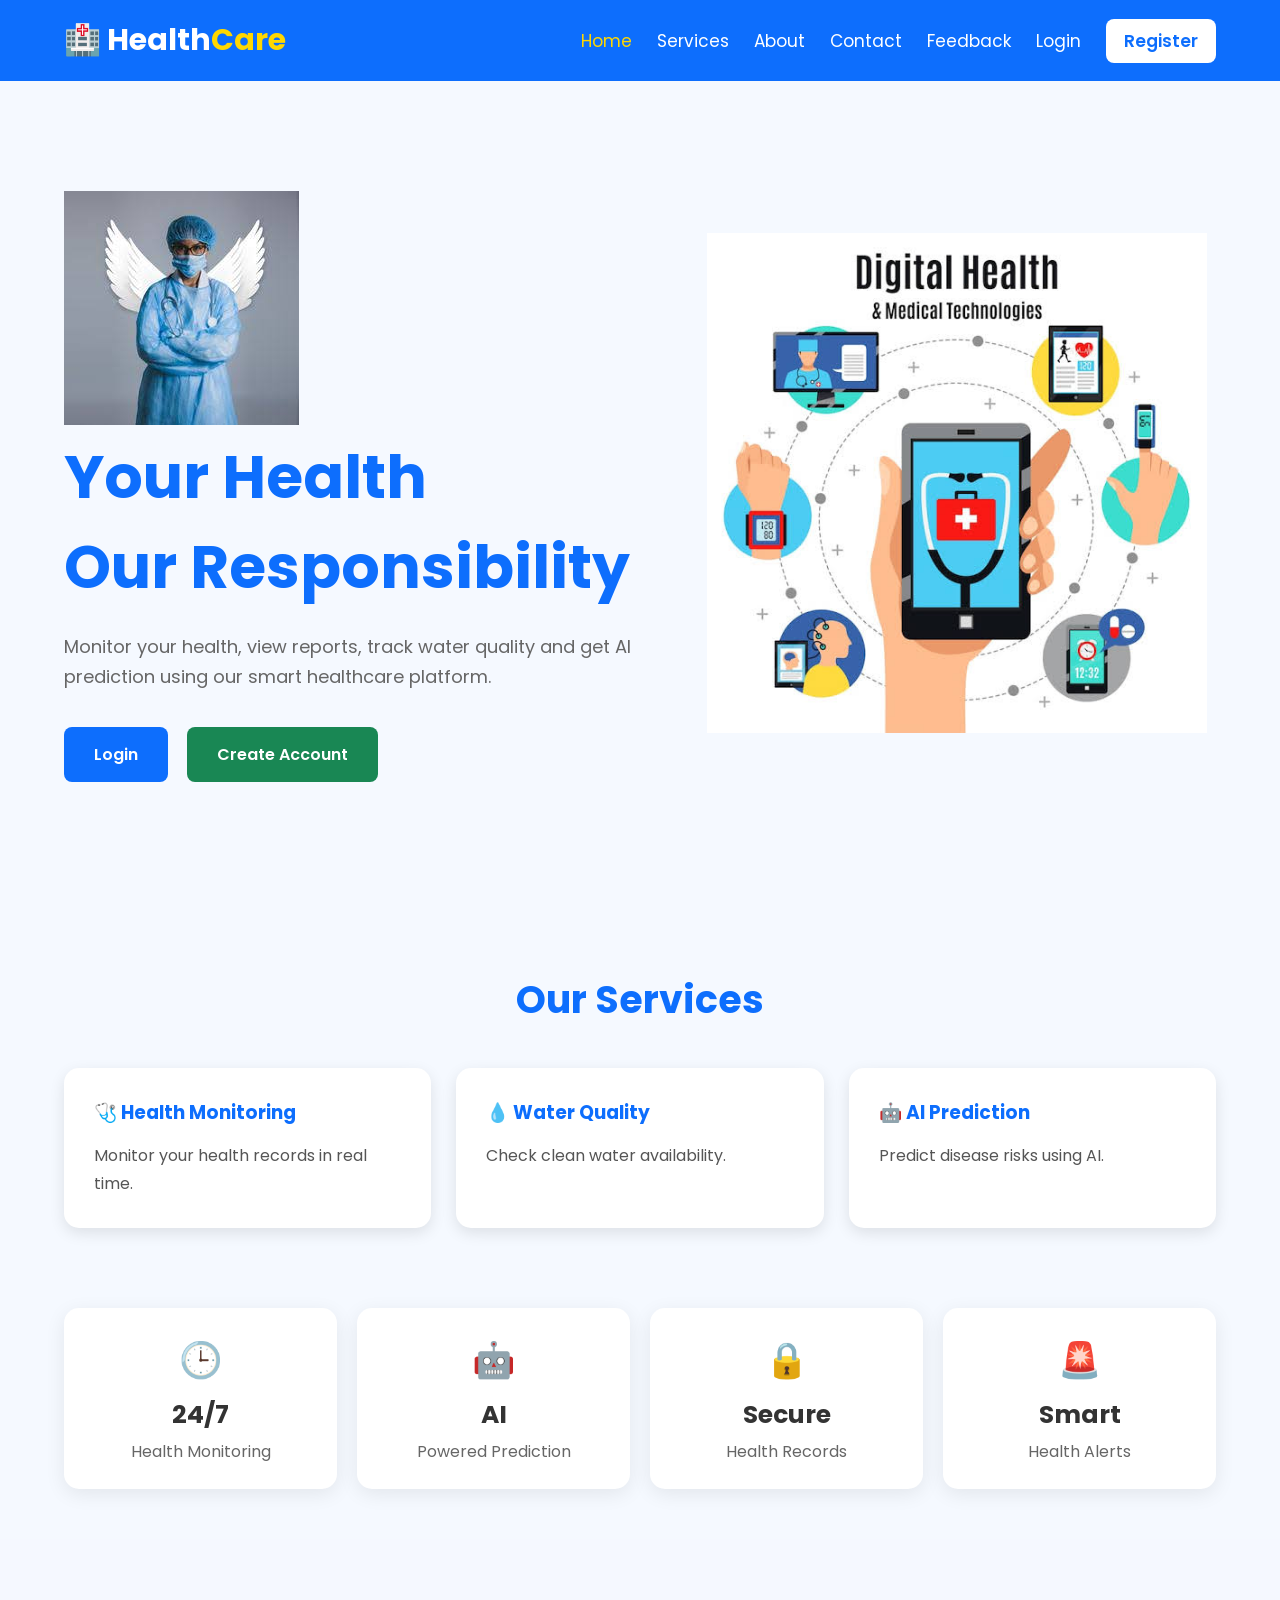
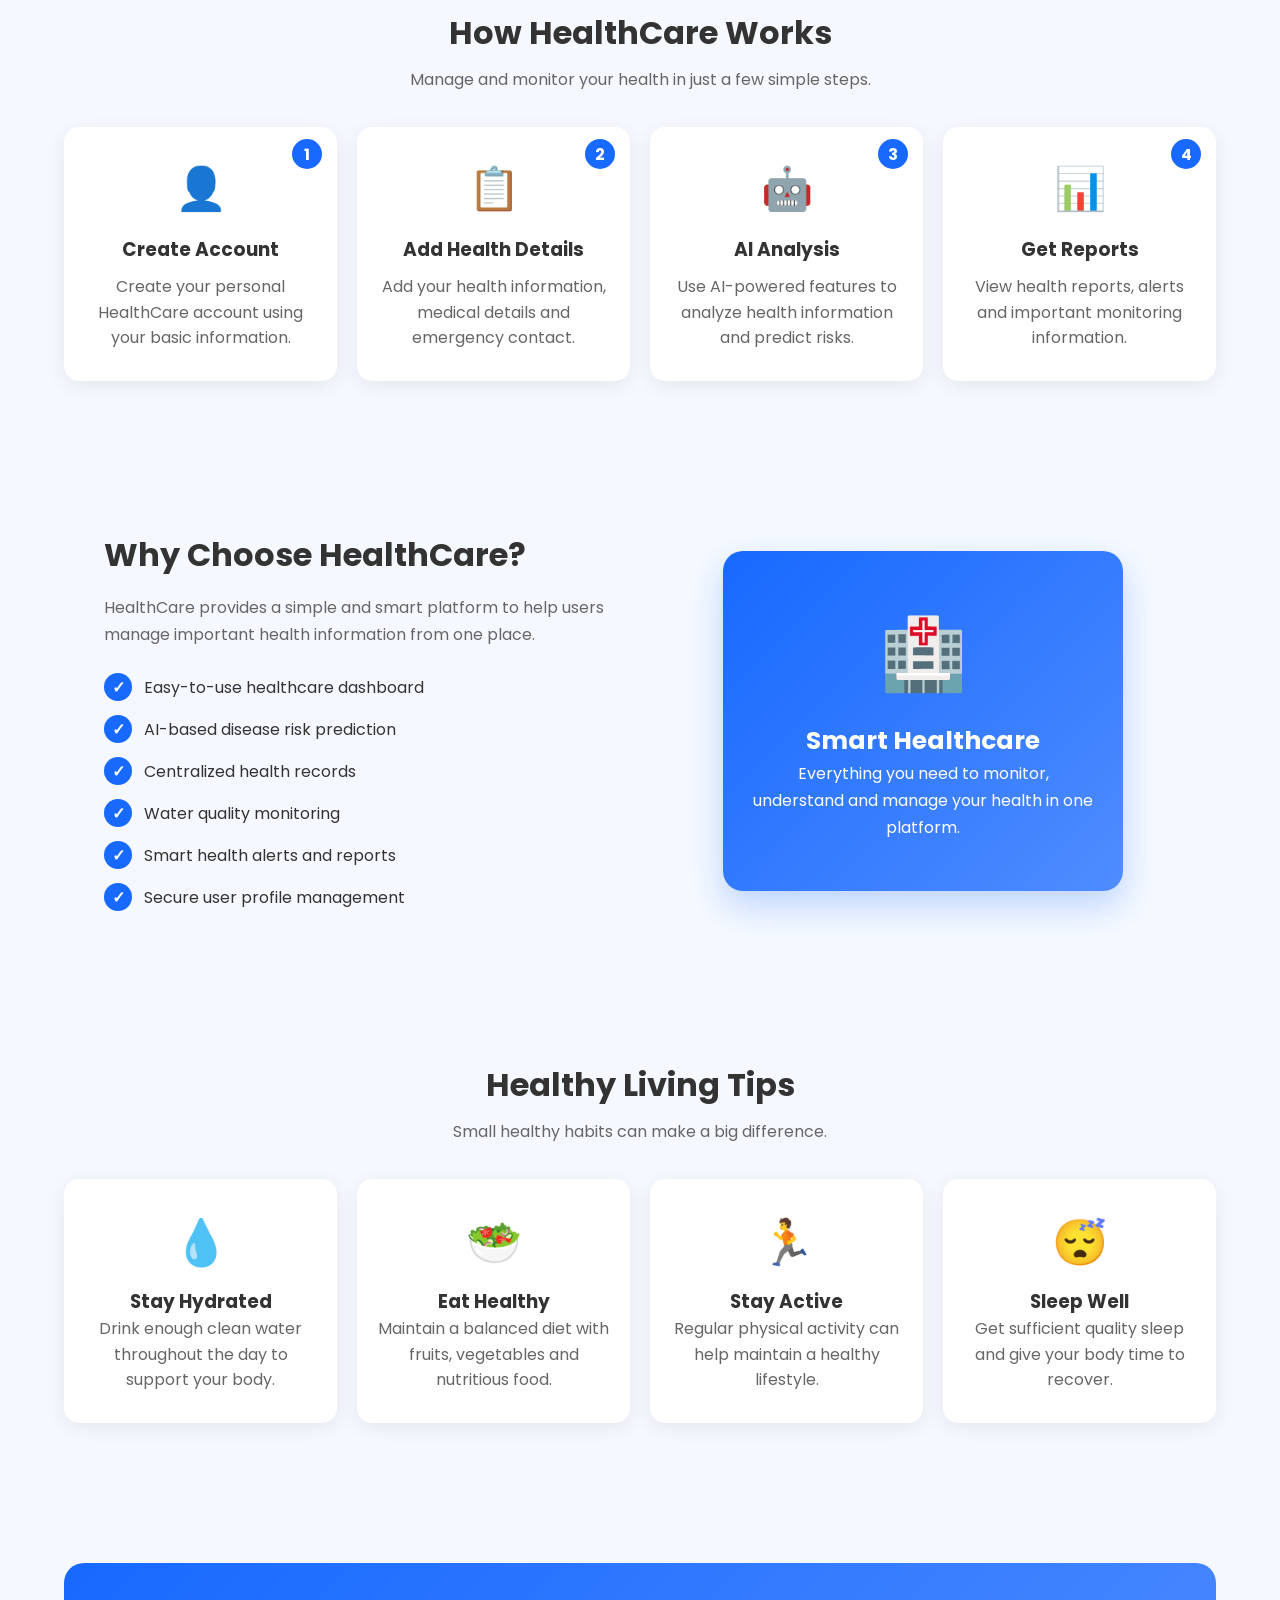
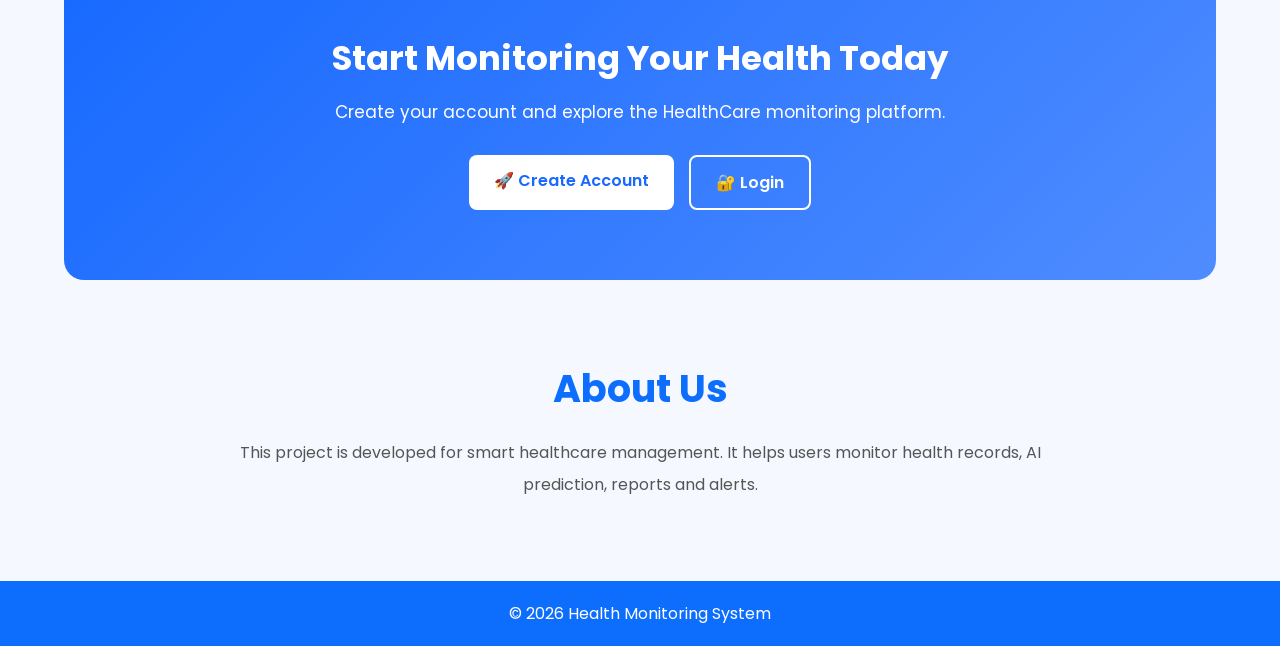
<file: index.html>
<!DOCTYPE html>
<html lang="en">

<head>

    <meta charset="UTF-8">
    <meta name="viewport" content="width=device-width, initial-scale=1.0">

    <title>Health Monitoring System</title>

    <link rel="stylesheet" href="style.css">

    <link rel="preconnect" href="https://fonts.googleapis.com">

    <link href="https://fonts.googleapis.com/css2?family=Poppins:wght@300;400;500;600;700&display=swap"
        rel="stylesheet">

</head>

<body>

<header>

    <nav>

        <div class="logo">
            🏥 Health<span>Care</span>
        </div>

        <ul>

            <li>
                <a href="index.html" class="active">Home</a>
            </li>

            <li>
                <a href="#services">Services</a>
            </li>

            <li>
                <a href="#about">About</a>
            </li>

            <li>
                <a href="#contact">Contact</a>
            </li>

            <li>
            <a href="feedback.html">Feedback</a>
            </li>

            <!-- Login -->
            <li id="loginItem">
                <a href="login.html">Login</a>
            </li>

            <!-- Register -->
            <li id="registerItem">
                <a href="register.html" class="register-btn">
                    Register
                </a>
            </li>

            <!-- Profile -->
            <li id="profileItem">
                <a href="profile.html" class="profile-btn">
                    👤 Profile
                </a>
            </li>

            <!-- Dashboard -->
            <li id="dashboardItem">
                <a href="dashboard.html" class="dashboard-btn">
                    📊 Dashboard
                </a>
            </li>

        </ul>

    </nav>

</header>


<!-- ================= HERO ================= -->

<section class="hero">

    <div class="hero-left">

        <img src="images/hero.jpg" alt="Doctor">

        <h1>
            Your Health <br>
            Our Responsibility
        </h1>

        <p>
            Monitor your health, view reports,
            track water quality and get AI prediction
            using our smart healthcare platform.
        </p>

        <div class="buttons">

            <a href="login.html" class="btn1">
                Login
            </a>

            <a href="register.html" class="btn2">
                Create Account
            </a>

        </div>

    </div>


    <div class="hero-right">

        <img src="images/doctor.jpg" alt="Doctor">

    </div>

</section>


<!-- ================= SERVICES ================= -->

<section id="services">

    <h2>Our Services</h2>

    <div class="service-container">

        <div class="service-card">

            <h3>🩺 Health Monitoring</h3>

            <p>
                Monitor your health records in real time.
            </p>

        </div>


        <div class="service-card">

            <h3>💧 Water Quality</h3>

            <p>
                Check clean water availability.
            </p>

        </div>


        <div class="service-card">

            <h3>🤖 AI Prediction</h3>

            <p>
                Predict disease risks using AI.
            </p>

        </div>

    </div>

</section>


<!-- ================= ABOUT ================= -->

<!-- ================= QUICK STATS ================= -->

<section class="quick-stats">

    <div class="stat-card">
        <div class="stat-icon">🕒</div>
        <h3>24/7</h3>
        <p>Health Monitoring</p>
    </div>

    <div class="stat-card">
        <div class="stat-icon">🤖</div>
        <h3>AI</h3>
        <p>Powered Prediction</p>
    </div>

    <div class="stat-card">
        <div class="stat-icon">🔒</div>
        <h3>Secure</h3>
        <p>Health Records</p>
    </div>

    <div class="stat-card">
        <div class="stat-icon">🚨</div>
        <h3>Smart</h3>
        <p>Health Alerts</p>
    </div>

</section>


<!-- ================= HOW IT WORKS ================= -->

<section id="how-it-works" class="how-section">

    <h2>How HealthCare Works</h2>

    <p class="section-subtitle">
        Manage and monitor your health in just a few simple steps.
    </p>

    <div class="steps-container">

        <div class="step-card">

            <div class="step-number">1</div>

            <div class="step-icon">👤</div>

            <h3>Create Account</h3>

            <p>
                Create your personal HealthCare account
                using your basic information.
            </p>

        </div>


        <div class="step-card">

            <div class="step-number">2</div>

            <div class="step-icon">📋</div>

            <h3>Add Health Details</h3>

            <p>
                Add your health information,
                medical details and emergency contact.
            </p>

        </div>


        <div class="step-card">

            <div class="step-number">3</div>

            <div class="step-icon">🤖</div>

            <h3>AI Analysis</h3>

            <p>
                Use AI-powered features to analyze
                health information and predict risks.
            </p>

        </div>


        <div class="step-card">

            <div class="step-number">4</div>

            <div class="step-icon">📊</div>

            <h3>Get Reports</h3>

            <p>
                View health reports, alerts and
                important monitoring information.
            </p>

        </div>

    </div>

</section>


<!-- ================= WHY CHOOSE US ================= -->

<section id="why-us" class="why-section">

    <div class="why-left">

        <h2>Why Choose HealthCare?</h2>

        <p>
            HealthCare provides a simple and smart platform
            to help users manage important health information
            from one place.
        </p>

        <div class="feature-list">

            <div class="feature-item">
                <span>✓</span>
                <p>Easy-to-use healthcare dashboard</p>
            </div>

            <div class="feature-item">
                <span>✓</span>
                <p>AI-based disease risk prediction</p>
            </div>

            <div class="feature-item">
                <span>✓</span>
                <p>Centralized health records</p>
            </div>

            <div class="feature-item">
                <span>✓</span>
                <p>Water quality monitoring</p>
            </div>

            <div class="feature-item">
                <span>✓</span>
                <p>Smart health alerts and reports</p>
            </div>

            <div class="feature-item">
                <span>✓</span>
                <p>Secure user profile management</p>
            </div>

        </div>

    </div>


    <div class="why-right">

        <div class="why-card">

            <div class="why-big-icon">🏥</div>

            <h3>Smart Healthcare</h3>

            <p>
                Everything you need to monitor,
                understand and manage your health
                in one platform.
            </p>

        </div>

    </div>

</section>


<!-- ================= HEALTH TIPS ================= -->

<section id="health-tips" class="tips-section">

    <h2>Healthy Living Tips</h2>

    <p class="section-subtitle">
        Small healthy habits can make a big difference.
    </p>

    <div class="tips-container">

        <div class="tip-card">

            <div class="tip-icon">💧</div>

            <h3>Stay Hydrated</h3>

            <p>
                Drink enough clean water throughout
                the day to support your body.
            </p>

        </div>


        <div class="tip-card">

            <div class="tip-icon">🥗</div>

            <h3>Eat Healthy</h3>

            <p>
                Maintain a balanced diet with
                fruits, vegetables and nutritious food.
            </p>

        </div>


        <div class="tip-card">

            <div class="tip-icon">🏃</div>

            <h3>Stay Active</h3>

            <p>
                Regular physical activity can help
                maintain a healthy lifestyle.
            </p>

        </div>


        <div class="tip-card">

            <div class="tip-icon">😴</div>

            <h3>Sleep Well</h3>

            <p>
                Get sufficient quality sleep and
                give your body time to recover.
            </p>

        </div>

    </div>

</section>


<!-- ================= CALL TO ACTION ================= -->

<section class="cta-section">

    <div class="cta-content">

        <h2>Start Monitoring Your Health Today</h2>

        <p>
            Create your account and explore the
            HealthCare monitoring platform.
        </p>

        <div class="cta-buttons">

            <a href="register.html" class="cta-primary">
                🚀 Create Account
            </a>

            <a href="login.html" class="cta-secondary">
                🔐 Login
            </a>

        </div>

    </div>

</section>
<section id="about">

    <h2>About Us</h2>

    <p>
        This project is developed for smart healthcare management.
        It helps users monitor health records, AI prediction,
        reports and alerts.
    </p>

</section>


<!-- ================= CONTACT ================= -->

<!-- ================= FEEDBACK ================= -->

<footer>

    <p>
        © 2026 Health Monitoring System
    </p>

</footer>


<!-- ================= LOGIN STATUS ================= -->

<script>

    // ========================================
    // Check Current User
    // ========================================

    let currentUser = JSON.parse(
        localStorage.getItem("currentUser")
    );


    // Get Navbar Items

    let loginItem = document.getElementById("loginItem");
    let registerItem = document.getElementById("registerItem");
    let profileItem = document.getElementById("profileItem");
    let dashboardItem = document.getElementById("dashboardItem");


    // ========================================
    // If User is Logged In
    // ========================================

    if (currentUser) {

        loginItem.style.display = "none";

        registerItem.style.display = "none";

        profileItem.style.display = "block";

        dashboardItem.style.display = "block";

    }


    // ========================================
    // If User is NOT Logged In
    // ========================================

    else {

        loginItem.style.display = "block";

        registerItem.style.display = "block";

        profileItem.style.display = "none";

        dashboardItem.style.display = "none";

    }

</script>


</body>
</html>
</file>
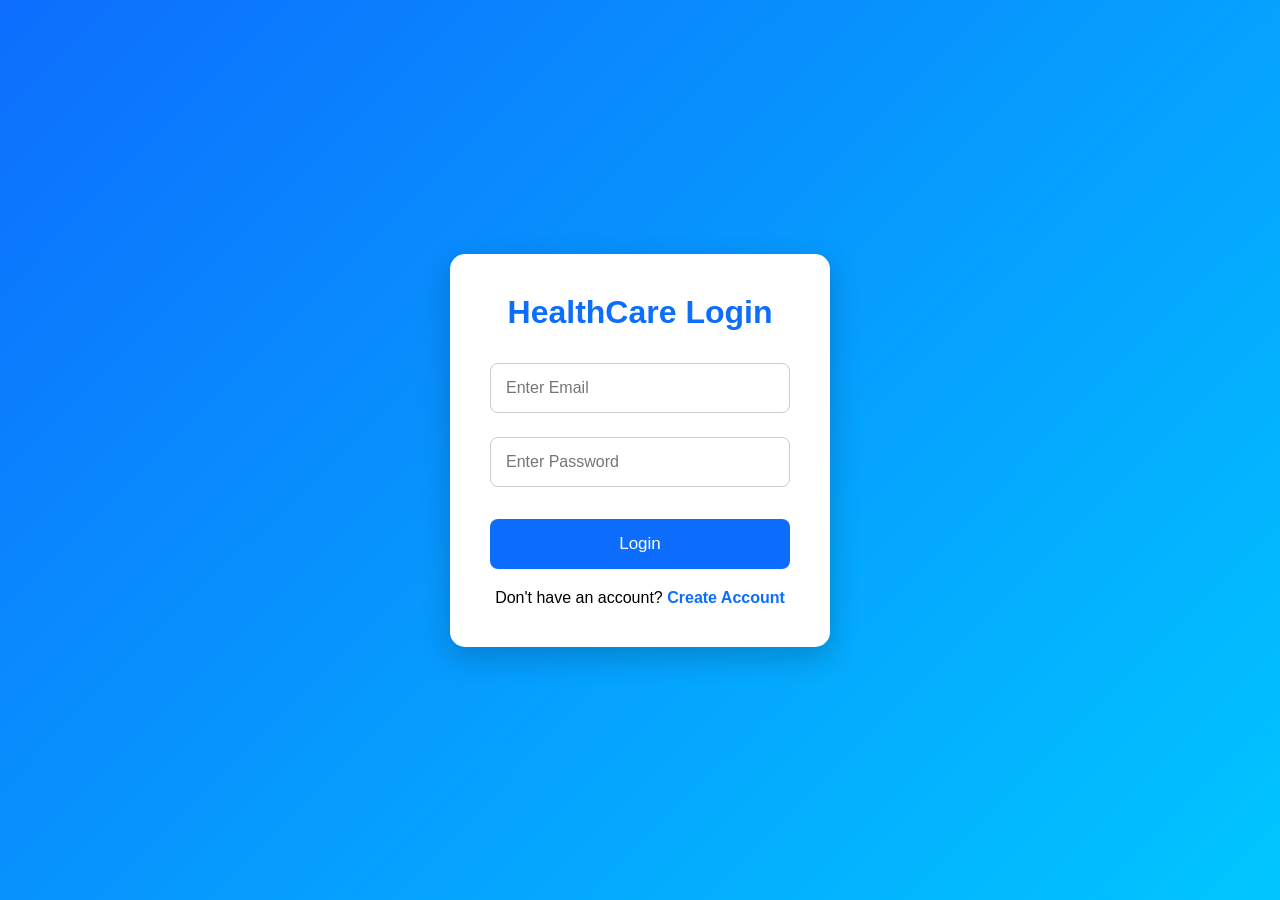
<file: ai-prediction.html>
<!DOCTYPE html>
<html lang="en">

<head>

    <meta charset="UTF-8">

    <meta name="viewport"
          content="width=device-width, initial-scale=1.0">

    <title>AI Disease Prediction - HealthCare</title>

    <link rel="stylesheet" href="ai-prediction.css">

</head>


<body>


<!-- ================= SIDEBAR ================= -->

<div class="sidebar">

    <h2>🏥 HealthCare</h2>

    <ul>

        <li>
            <a href="index.html">
                🏠 Home
            </a>
        </li>

        <li>
            <a href="dashboard.html">
                📊 Dashboard
            </a>
        </li>

        <li>
            <a href="water-quality.html">
                💧 Water Quality
            </a>
        </li>

        <li>
            <a href="ai-prediction.html" class="active">
                🤖 AI Prediction
            </a>
        </li>

        <li>
            <a href="reports.html">
                📋 Reports
            </a>
        </li>

        <li>
            <a href="alerts.html">
                🚨 Alerts
            </a>
        </li>

        <li>
            <a href="health-records.html">
                📋 Health Records
            </a>
        </li>

        <li>
            <a href="profile.html">
                👤 My Profile
            </a>
        </li>

        <li>
            <a href="login.html" id="logoutBtn">
                🚪 Logout
            </a>
        </li>

    </ul>

</div>



<!-- ================= MAIN CONTENT ================= -->

<div class="main">


    <!-- Header -->

    <div class="page-header">

        <div>

            <h1>
                🤖 AI Disease Prediction
            </h1>

            <p>
                Analyze water quality parameters
                to estimate potential health risks.
            </p>

        </div>


        <div class="user">

            Welcome,
            <span id="welcomeUser">
                User
            </span>

            👋

        </div>

    </div>



    <!-- ================= PREDICTION CARD ================= -->

    <div class="card">

        <h2>
            Enter Water Quality Details
        </h2>


        <!-- pH -->

        <label for="ph">
            pH Level
        </label>

        <input
            type="number"
            id="ph"
            step="0.1"
            min="0"
            max="14"
            placeholder="Enter pH (0-14)"
        >



        <!-- TDS -->

        <label for="tds">
            TDS (ppm)
        </label>

        <input
            type="number"
            id="tds"
            min="0"
            placeholder="Enter TDS"
        >



        <!-- Turbidity -->

        <label for="turbidity">
            Turbidity (NTU)
        </label>

        <input
            type="number"
            id="turbidity"
            min="0"
            placeholder="Enter Turbidity"
        >



        <!-- Temperature -->

        <label for="temperature">
            Temperature (°C)
        </label>

        <input
            type="number"
            id="temperature"
            step="0.1"
            placeholder="Enter Temperature"
        >



        <!-- Predict Button -->

        <button id="predictBtn">

            🤖 Predict Disease Risk

        </button>

    </div>



    <!-- ================= RESULT ================= -->

    <div class="result">

        <h2 id="risk">
            Waiting for Prediction...
        </h2>

        <p id="recommendation">

        </p>

    </div>



    <!-- ================= BACK BUTTON ================= -->

    <div class="buttons">

        <button
            onclick="window.location.href='dashboard.html'">

            ⬅ Back to Dashboard

        </button>

    </div>


</div>



<!-- ================= JAVASCRIPT ================= -->

<script src="ai-prediction.js"></script>


</body>

</html>
</file>
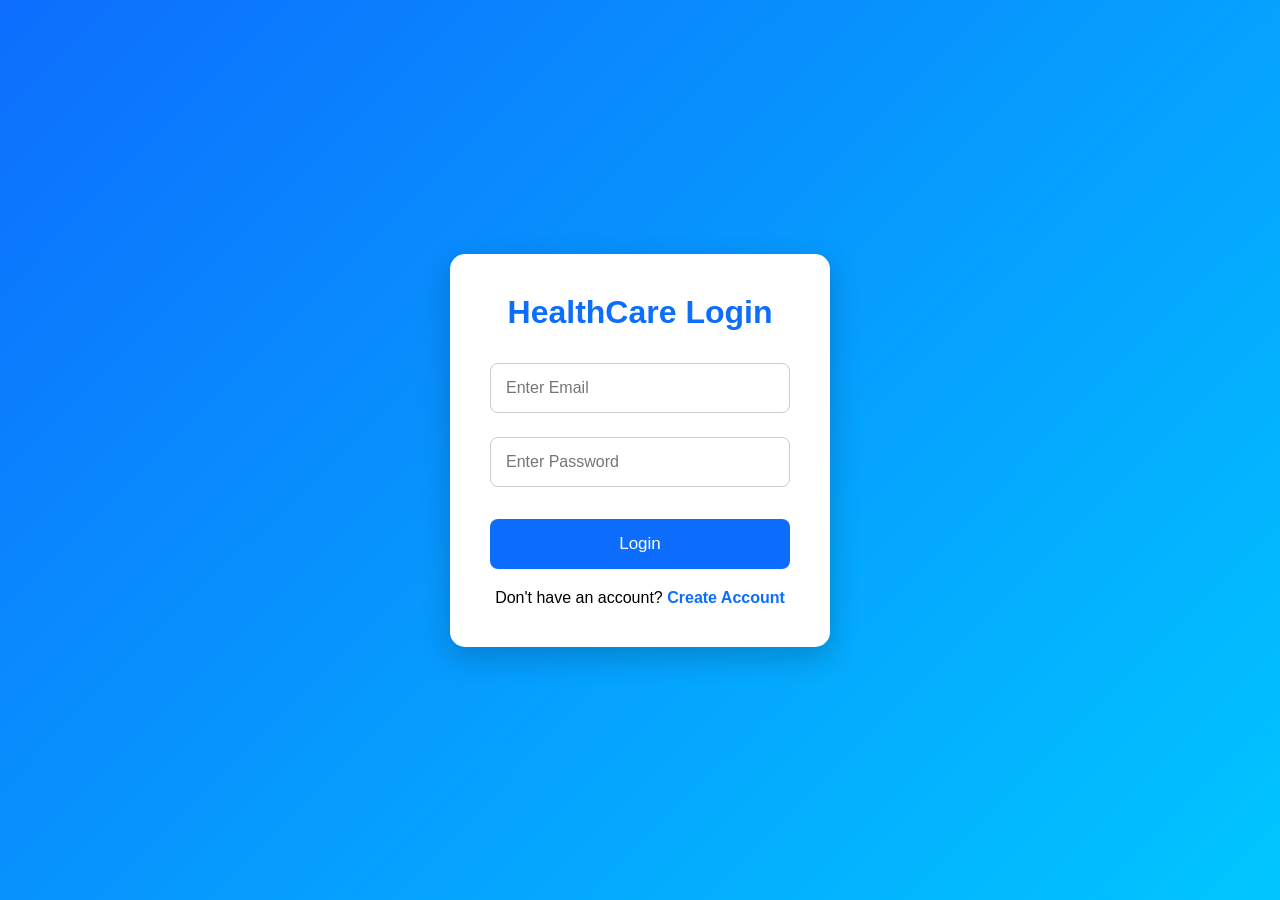
<file: alerts.html>
<!DOCTYPE html>
<html lang="en">

<head>

    <meta charset="UTF-8">

    <meta name="viewport"
          content="width=device-width, initial-scale=1.0">

    <title>System Alerts - HealthCare</title>

    <link rel="stylesheet" href="alerts.css">

</head>


<body>


<div class="container">


    <!-- ================= HEADER ================= -->

    <div class="page-header">

        <div>

            <h1>
                🚨 System Alerts
            </h1>

            <p>
                Monitor important health and water quality alerts.
            </p>

        </div>


        <div class="user">

            Welcome,
            <span id="welcomeUser">
                User
            </span>

            👋

        </div>

    </div>


    <!-- ================= ALERT CONTAINER ================= -->

    <div id="alertContainer">

        <!-- Alerts will be loaded by JavaScript -->

    </div>


    <!-- ================= BUTTONS ================= -->

    <div class="buttons">

        <button id="clearBtn">
            🗑 Clear Alerts
        </button>


        <button
            onclick="window.location.href='dashboard.html'">

            ⬅ Back to Dashboard

        </button>

    </div>


</div>


<!-- ================= JAVASCRIPT ================= -->

<script src="alerts.js"></script>


</body>

</html>
</file>
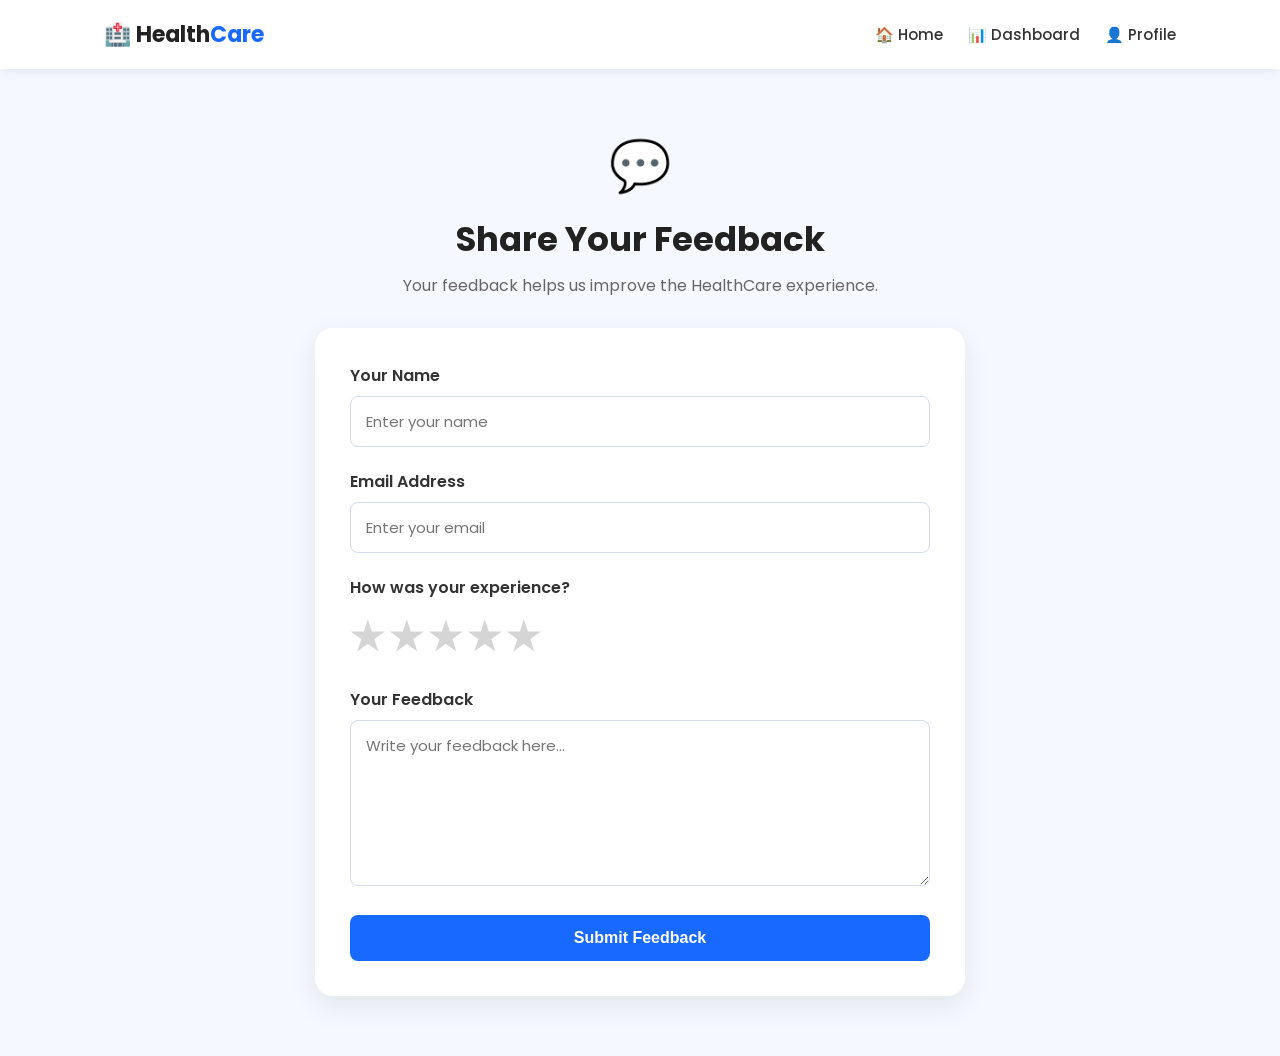
<file: feedback.html>
<!DOCTYPE html>
<html lang="en">

<head>

    <meta charset="UTF-8">
    <meta name="viewport" content="width=device-width, initial-scale=1.0">

    <title>Feedback - HealthCare</title>

    <link rel="stylesheet" href="feedback.css">

    <link rel="preconnect" href="https://fonts.googleapis.com">

    <link href="https://fonts.googleapis.com/css2?family=Poppins:wght@300;400;500;600;700&display=swap"
        rel="stylesheet">

</head>

<body>

    <!-- ================= NAVBAR ================= -->

    <header>

        <nav>

            <div class="logo">
                🏥 Health<span>Care</span>
            </div>

            <div class="nav-links">

                <a href="index.html">🏠 Home</a>

                <a href="dashboard.html">📊 Dashboard</a>

                <a href="profile.html">👤 Profile</a>

            </div>

        </nav>

    </header>


    <!-- ================= FEEDBACK ================= -->

    <main>

        <section class="feedback-section">

            <div class="feedback-header">

                <div class="feedback-icon">
                    💬
                </div>

                <h1>Share Your Feedback</h1>

                <p>
                    Your feedback helps us improve the
                    HealthCare experience.
                </p>

            </div>


            <div class="feedback-container">

                <form id="feedbackForm">

                    <!-- Name -->

                    <div class="form-group">

                        <label for="feedbackName">
                            Your Name
                        </label>

                        <input
                            type="text"
                            id="feedbackName"
                            placeholder="Enter your name"
                            required
                        >

                    </div>


                    <!-- Email -->

                    <div class="form-group">

                        <label for="feedbackEmail">
                            Email Address
                        </label>

                        <input
                            type="email"
                            id="feedbackEmail"
                            placeholder="Enter your email"
                            required
                        >

                    </div>


                    <!-- Rating -->

                    <div class="form-group">

                        <label>
                            How was your experience?
                        </label>

                        <div class="rating">

                            <input
                                type="radio"
                                id="star5"
                                name="rating"
                                value="5"
                            >

                            <label for="star5">★</label>


                            <input
                                type="radio"
                                id="star4"
                                name="rating"
                                value="4"
                            >

                            <label for="star4">★</label>


                            <input
                                type="radio"
                                id="star3"
                                name="rating"
                                value="3"
                            >

                            <label for="star3">★</label>


                            <input
                                type="radio"
                                id="star2"
                                name="rating"
                                value="2"
                            >

                            <label for="star2">★</label>


                            <input
                                type="radio"
                                id="star1"
                                name="rating"
                                value="1"
                            >

                            <label for="star1">★</label>

                        </div>

                    </div>


                    <!-- Feedback -->

                    <div class="form-group">

                        <label for="feedbackMessage">
                            Your Feedback
                        </label>

                        <textarea
                            id="feedbackMessage"
                            rows="6"
                            placeholder="Write your feedback here..."
                            required
                        ></textarea>

                    </div>


                    <!-- Submit -->

                    <button
                        type="submit"
                        class="submit-btn"
                    >
                        Submit Feedback
                    </button>

                </form>


                <!-- Success -->

                <div
                    id="feedbackSuccess"
                    class="success-message"
                >
                    <div class="success-icon">✅</div>

                    <h3>Thank You!</h3>

                    <p>
                        Your feedback has been submitted successfully.
                    </p>

                    <button
                        onclick="window.location.href='index.html'"
                    >
                        Back to Home
                    </button>

                </div>

            </div>

        </section>

    </main>


    <!-- ================= JAVASCRIPT ================= -->

    <script src="feedback.js"></script>

</body>

</html>
</file>
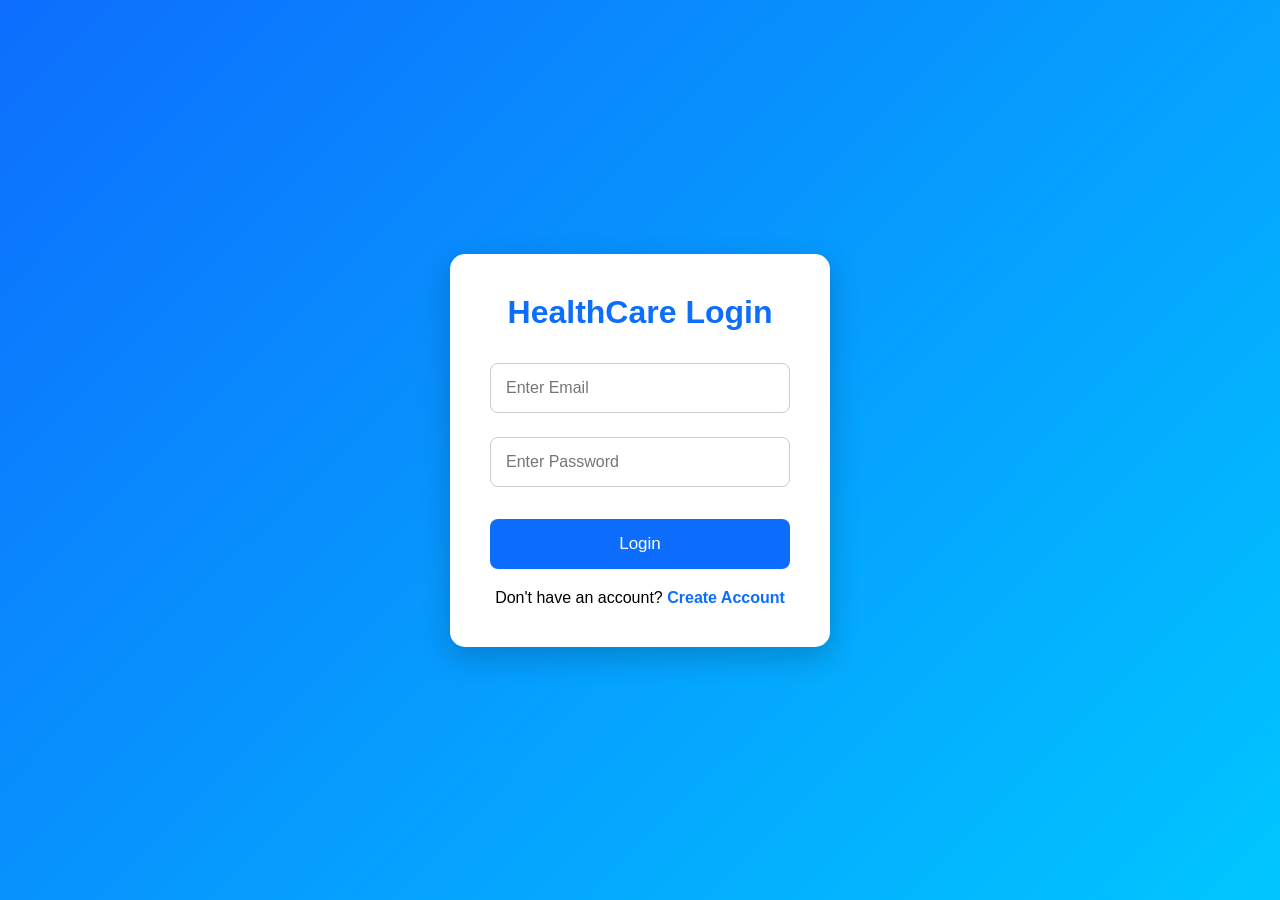
<file: health-records.html>
<!DOCTYPE html>
<html lang="en">

<head>

    <meta charset="UTF-8">

    <meta name="viewport"
          content="width=device-width, initial-scale=1.0">

    <title>Health Records - HealthCare</title>

    <link rel="stylesheet" href="health-records.css">

</head>


<body>


<!-- ===============================
     SIDEBAR
================================ -->

<div class="sidebar">

    <h2>🏥 HealthCare</h2>

    <ul>

        <li>
            <a href="index.html">
                🏠 Home
            </a>
        </li>


        <li>
            <a href="dashboard.html">
                📊 Dashboard
            </a>
        </li>


        <li>
            <a href="water-quality.html">
                💧 Water Quality
            </a>
        </li>


        <li>
            <a href="ai-prediction.html">
                🤖 AI Prediction
            </a>
        </li>


        <li>
            <a href="reports.html">
                📋 Reports
            </a>
        </li>


        <li>
            <a href="alerts.html">
                🚨 Alerts
            </a>
        </li>


        <li>
            <a href="health-records.html" class="active">
                📋 Health Records
            </a>
        </li>


        <li>
            <a href="profile.html">
                👤 My Profile
            </a>
        </li>


        <li>
            <a href="login.html" id="logoutBtn">
                🚪 Logout
            </a>
        </li>

    </ul>

</div>



<!-- ===============================
     MAIN CONTENT
================================ -->

<div class="main">


    <!-- ===============================
         HEADER
    ================================ -->

    <div class="header">

        <div>

            <h1>
                🏥 Health Records
            </h1>

            <p>
                View and manage your medical history
            </p>

        </div>


        <div class="user">

            Welcome,
            <span id="welcomeUser">
                User
            </span>

            👋

        </div>

    </div>



    <!-- ===============================
         PATIENT INFORMATION
    ================================ -->

    <div class="card">

        <h2>
            👤 Patient Information
        </h2>


        <div class="info-grid">


            <div class="info-item">

                <span>
                    Patient Name
                </span>

                <strong id="patientName">
                    Loading...
                </strong>

            </div>


            <div class="info-item">

                <span>
                    Blood Group
                </span>

                <strong id="bloodGroup">
                    Not Added
                </strong>

            </div>


            <div class="info-item">

                <span>
                    Age
                </span>

                <strong id="patientAge">
                    Not Added
                </strong>

            </div>


            <div class="info-item">

                <span>
                    Gender
                </span>

                <strong id="patientGender">
                    Not Added
                </strong>

            </div>


        </div>

    </div>



    <!-- ===============================
         MEDICAL HISTORY
    ================================ -->

    <div class="card">

        <h2>
            🩺 Medical History
        </h2>


        <!-- Record 1 -->

        <div class="record">

            <div class="record-header">

                <h3>
                    General Health Checkup
                </h3>

                <span>
                    01 Aug 2026
                </span>

            </div>


            <p>
                Routine health checkup completed.
                No major medical condition reported.
            </p>


            <strong>
                Status:
                <span class="safe">
                    Healthy
                </span>
            </strong>

        </div>



        <!-- Record 2 -->

        <div class="record">

            <div class="record-header">

                <h3>
                    Water Quality Health Assessment
                </h3>

                <span>
                    05 Aug 2026
                </span>

            </div>


            <p>
                Water quality assessment performed
                using pH, TDS and turbidity parameters.
            </p>


            <strong>
                Status:
                <span class="warning">
                    Normal
                </span>
            </strong>

        </div>

    </div>



    <!-- ===============================
         CURRENT MEDICATION
    ================================ -->

    <div class="card">

        <h2>
            💊 Current Medication
        </h2>


        <div class="medicine">

            <h3 id="medicineName">
                No Medication Added
            </h3>


            <p>
                Current medication information
                will appear here.
            </p>

        </div>

    </div>



    <!-- ===============================
         EMERGENCY CONTACT
    ================================ -->

    <div class="card">

        <h2>
            🚨 Emergency Contact
        </h2>


        <div class="emergency">

            <p>

                <strong>
                    Contact Number:
                </strong>

                <span id="emergencyContact">
                    Not Added
                </span>

            </p>

        </div>

    </div>



    <!-- ===============================
         BUTTONS
    ================================ -->

    <div class="buttons">

        <button
            onclick="window.location.href='profile.html'">

            👤 My Profile

        </button>


        <button
            onclick="window.location.href='dashboard.html'">

            ⬅ Dashboard

        </button>

    </div>


</div>



<!-- ===============================
     JAVASCRIPT
================================ -->

<script src="health-records.js"></script>


</body>

</html>
</file>
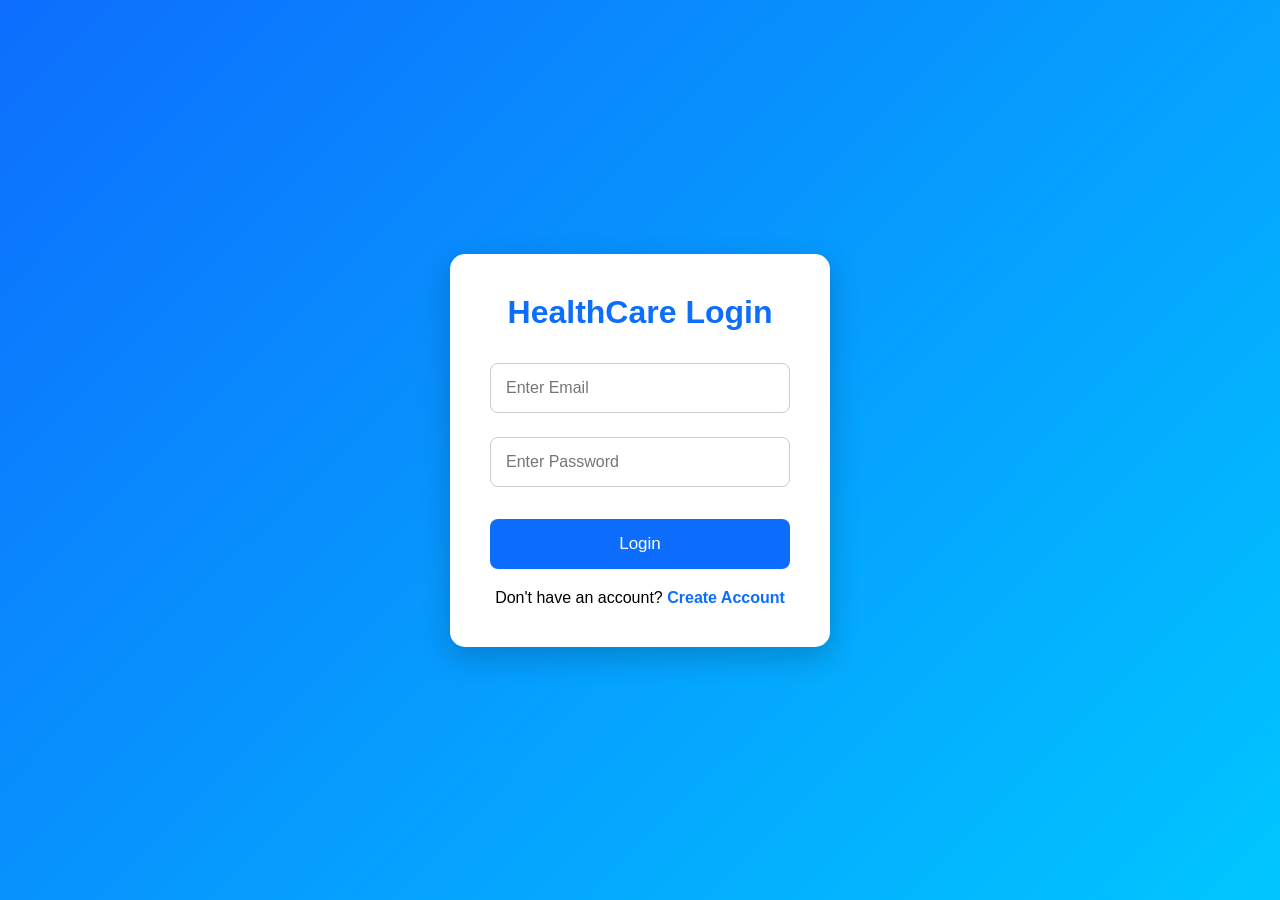
<file: login.html>
<!DOCTYPE html>
<html lang="en">

<head>

    <meta charset="UTF-8">

    <meta name="viewport"
          content="width=device-width, initial-scale=1.0">

    <title>HealthCare Login</title>

    <link rel="stylesheet"
          href="login.css">

</head>

<body>

    <div class="container">

        <div class="login-box">

            <h1>HealthCare Login</h1>

            <!-- Error Message -->
            <div id="loginError" class="login-error"></div>


            <form id="loginForm">

                <input
                    type="email"
                    id="email"
                    placeholder="Enter Email"
                    required
                >

                <input
                    type="password"
                    id="password"
                    placeholder="Enter Password"
                    required
                >

                <button type="submit">
                    Login
                </button>

            </form>


            <p>
                Don't have an account?

                <a href="register.html">
                    Create Account
                </a>
            </p>

        </div>

    </div>


    <script src="login.js"></script>

</body>

</html>
</file>
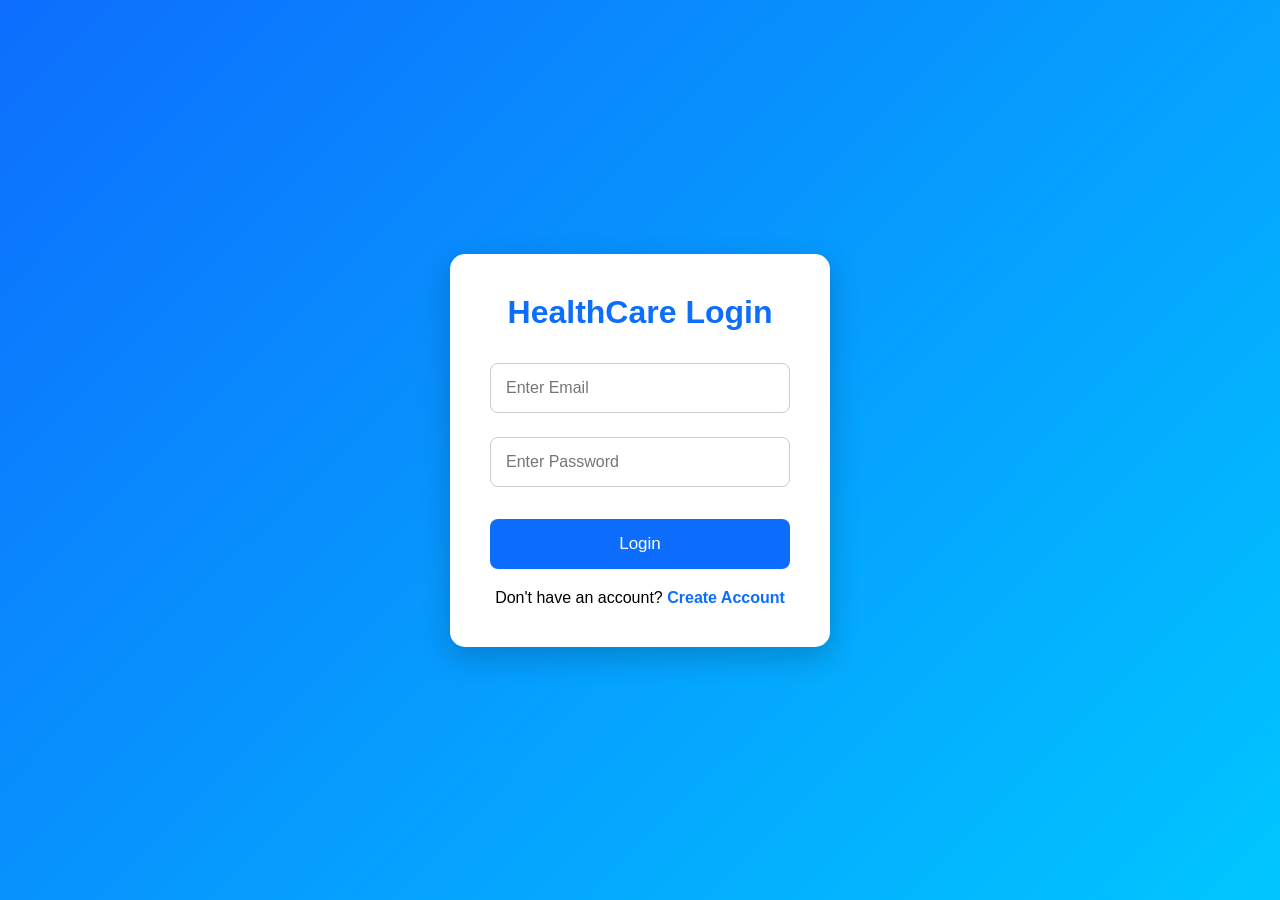
<file: reports.html>
<!DOCTYPE html>
<html lang="en">

<head>

<meta charset="UTF-8">
<meta name="viewport" content="width=device-width, initial-scale=1.0">

<title>Reports</title>

<link rel="stylesheet" href="reports.css">

</head>

<body>

<div class="container">

<h1>📄 Health Reports</h1>

<div class="top-bar">

<input type="text" id="searchBox" placeholder="🔍 Search Report">

<input type="date" id="dateFilter">

</div>

<div id="reportContainer">

</div>

<div class="buttons">

<button id="downloadBtn">📥 Download All</button>

<button onclick="window.location.href='dashboard.html'">
⬅ Back to Dashboard
</button>

</div>

</div>

<script src="reports.js"></script>

</body>

</html>
</file>
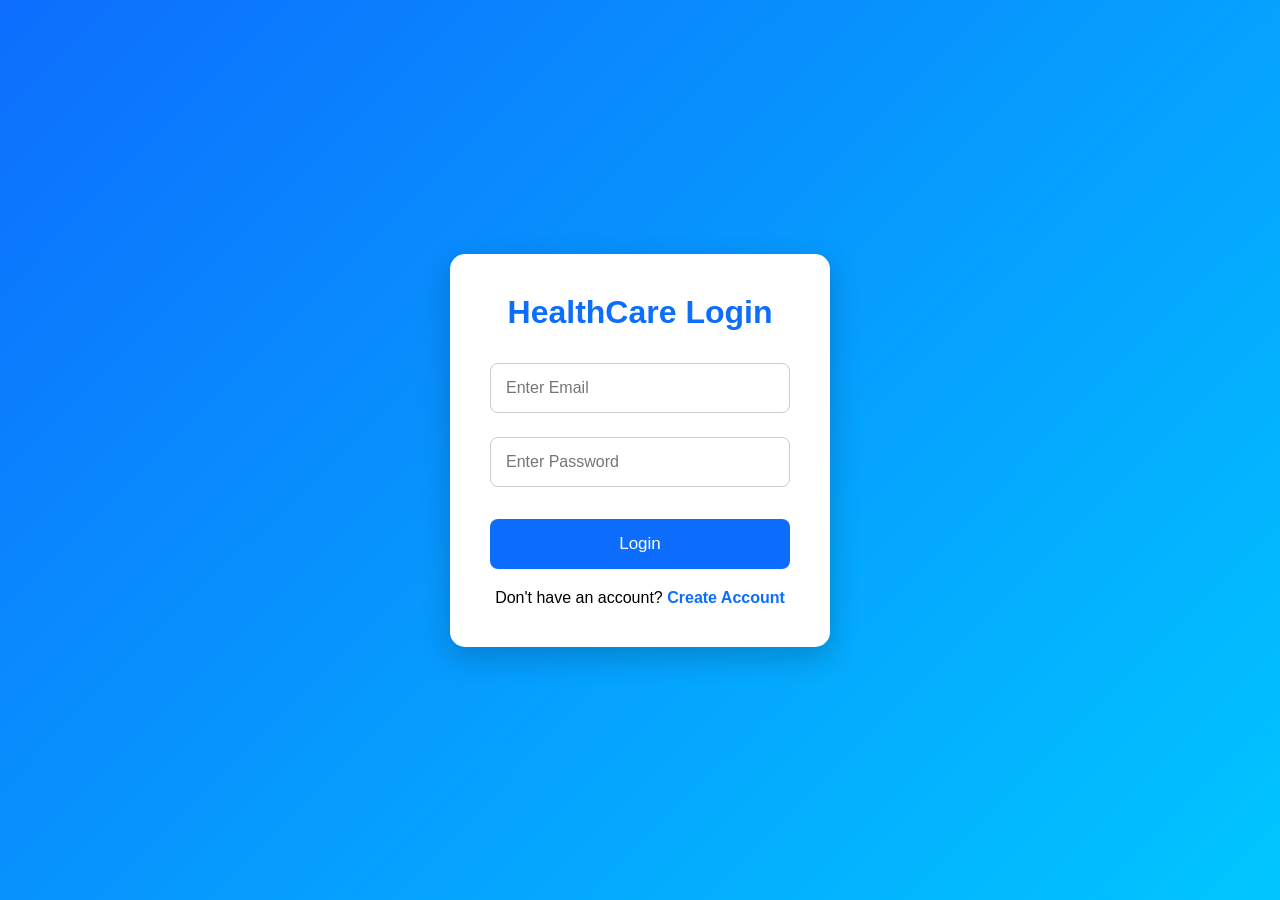
<file: water-quality.html>
<!DOCTYPE html>
<html lang="en">
<head>
    <meta charset="UTF-8">
    <meta name="viewport" content="width=device-width, initial-scale=1.0">
    <title>Water Quality</title>

    <link rel="stylesheet" href="water-quality.css">
</head>

<body>

<div class="container">

    <h1>💧 Water Quality Monitoring</h1>

    <div class="card">

        <div class="item">
            <label>pH Level</label>
            <progress id="phBar" value="7" max="14"></progress>
            <span id="phValue">7</span>
        </div>

        <div class="item">
            <label>TDS (ppm)</label>
            <progress id="tdsBar" value="250" max="1000"></progress>
            <span id="tdsValue">250</span>
        </div>

        <div class="item">
            <label>Turbidity (NTU)</label>
            <progress id="turbidityBar" value="3" max="10"></progress>
            <span id="turbidityValue">3</span>
        </div>

        <div class="item">
            <label>Temperature (°C)</label>
            <progress id="tempBar" value="25" max="50"></progress>
            <span id="tempValue">25</span>
        </div>

    </div>

    <div class="status">

        <h2 id="statusText">🟢 Safe Water</h2>

    </div>

    <div class="buttons">

        <button id="refreshBtn">🔄 Refresh Data</button>

        <button onclick="window.location.href='dashboard.html'">
            ⬅ Back
        </button>

    </div>

</div>

<script src="water-quality.js"></script>

</body>
</html>
</file>
<file: style.css>
*{
    margin:0;
    padding:0;
    box-sizing:border-box;
    font-family:'Poppins',sans-serif;
}

body{
    background:#f5f9ff;
    color:#333;
}

/* ================= NAVBAR ================= */

header{
    width:100%;
    background:#0d6efd;
    position:sticky;
    top:0;
    z-index:1000;
}

nav{
    width:90%;
    margin:auto;
    display:flex;
    justify-content:space-between;
    align-items:center;
    padding:18px 0;
}

.logo{
    color:#fff;
    font-size:30px;
    font-weight:700;
}

.logo span{
    color:#ffd700;
}

nav ul{
    display:flex;
    list-style:none;
}

nav ul li{
    margin-left:25px;
}

nav ul li a{
    text-decoration:none;
    color:white;
    font-size:17px;
    transition:.3s;
}

nav ul li a:hover,
.active{
    color:#ffd700;
}

.register-btn{
    background:white;
    color:#0d6efd;
    padding:10px 18px;
    border-radius:8px;
    font-weight:600;
}

.register-btn:hover{
    background:#ffd700;
    color:black;
}

/* ================= HERO ================= */

.hero{

    width:90%;
    margin:auto;

    display:flex;
    justify-content:space-between;
    align-items:center;

    min-height:90vh;

}

.hero-left{

    width:50%;

}

.hero-left h1{

    font-size:60px;
    color:#0d6efd;
    margin-bottom:20px;

}

.hero-left p{

    font-size:18px;
    color:#666;
    line-height:30px;

}

.buttons{

    margin-top:35px;

}

.btn1,.btn2{

    text-decoration:none;
    padding:15px 30px;
    border-radius:8px;
    display:inline-block;
    margin-right:15px;
    font-weight:600;
    transition:.3s;

}

.btn1{

    background:#0d6efd;
    color:white;

}

.btn1:hover{

    background:#084298;

}

.btn2{

    background:#198754;
    color:white;

}

.btn2:hover{

    background:#157347;

}

.hero-right{

    width:45%;
    text-align:center;

}

.hero-right img{

    width:100%;
    max-width:500px;

}

/* ================= SERVICES ================= */

#services{

    width:90%;
    margin:80px auto;

}

#services h2{

    text-align:center;
    font-size:38px;
    margin-bottom:40px;
    color:#0d6efd;

}

.service-container{

    display:flex;
    justify-content:space-between;
    gap:25px;

}

.service-card{

    background:white;
    padding:30px;
    border-radius:15px;
    box-shadow:0 5px 15px rgba(0,0,0,.1);
    flex:1;
    transition:.3s;

}

.service-card:hover{

    transform:translateY(-8px);

}

.service-card h3{

    margin-bottom:15px;
    color:#0d6efd;

}

.service-card p{

    color:#555;
    line-height:28px;

}

/* ================= ABOUT ================= */

#about{

    width:90%;
    margin:80px auto;
    text-align:center;

}

#about h2{

    color:#0d6efd;
    margin-bottom:20px;
    font-size:38px;

}

#about p{

    max-width:850px;
    margin:auto;
    line-height:32px;
    color:#555;

}

/* ================= CONTACT ================= */

#contact{

    background:white;
    padding:60px;
    text-align:center;

}

#contact h2{

    color:#0d6efd;
    margin-bottom:20px;

}

#contact p{

    margin:10px;
    color:#555;

}

/* ================= FOOTER ================= */

footer{

    background:#0d6efd;
    color:white;
    text-align:center;
    padding:20px;

}

/* ================= RESPONSIVE ================= */

@media(max-width:900px){

.hero{

flex-direction:column-reverse;
text-align:center;
padding:50px 0;

}

.hero-left,
.hero-right{

width:100%;

}

.hero-left h1{

font-size:42px;

}

.service-container{

flex-direction:column;

}

nav{

flex-direction:column;

}

nav ul{

margin-top:20px;
flex-wrap:wrap;
justify-content:center;

}

nav ul li{

margin:10px;

}

}
/* =====================================================
   QUICK STATS
===================================================== */

.quick-stats {
    width: 90%;
    max-width: 1200px;
    margin: 50px auto;
    display: grid;
    grid-template-columns: repeat(4, 1fr);
    gap: 20px;
}

.stat-card {
    background: white;
    padding: 25px;
    text-align: center;
    border-radius: 15px;
    box-shadow: 0 5px 20px rgba(0, 0, 0, 0.08);
    transition: 0.3s;
}

.stat-card:hover {
    transform: translateY(-5px);
}

.stat-icon {
    font-size: 35px;
    margin-bottom: 10px;
}

.stat-card h3 {
    font-size: 25px;
    margin: 5px 0;
}

.stat-card p {
    margin: 0;
    color: #666;
}


/* =====================================================
   COMMON SECTION
===================================================== */

.section-subtitle {
    text-align: center;
    color: #666;
    margin-bottom: 35px;
}


/* =====================================================
   HOW IT WORKS
===================================================== */

.how-section {
    padding: 70px 5%;
    background: #f5f8ff;
}

.how-section h2,
.tips-section h2 {
    text-align: center;
    font-size: 32px;
    margin-bottom: 10px;
}

.steps-container {
    max-width: 1200px;
    margin: auto;
    display: grid;
    grid-template-columns: repeat(4, 1fr);
    gap: 20px;
}

.step-card {
    position: relative;
    background: white;
    padding: 30px 20px;
    text-align: center;
    border-radius: 15px;
    box-shadow: 0 5px 20px rgba(0, 0, 0, 0.07);
    transition: 0.3s;
}

.step-card:hover {
    transform: translateY(-7px);
}

.step-number {
    position: absolute;
    top: 12px;
    right: 15px;
    width: 30px;
    height: 30px;
    border-radius: 50%;
    background: #1769ff;
    color: white;
    display: flex;
    align-items: center;
    justify-content: center;
    font-weight: bold;
}

.step-icon {
    font-size: 42px;
    margin-bottom: 15px;
}

.step-card h3 {
    margin-bottom: 10px;
}

.step-card p {
    color: #666;
    line-height: 1.6;
}


/* =====================================================
   WHY CHOOSE US
===================================================== */

.why-section {
    max-width: 1200px;
    margin: 80px auto;
    padding: 0 5%;
    display: grid;
    grid-template-columns: 1fr 1fr;
    gap: 60px;
    align-items: center;
}

.why-left h2 {
    font-size: 32px;
    margin-bottom: 15px;
}

.why-left > p {
    color: #666;
    line-height: 1.7;
    margin-bottom: 25px;
}

.feature-list {
    display: grid;
    gap: 14px;
}

.feature-item {
    display: flex;
    align-items: center;
    gap: 12px;
}

.feature-item span {
    width: 28px;
    height: 28px;
    background: #1769ff;
    color: white;
    border-radius: 50%;
    display: flex;
    align-items: center;
    justify-content: center;
    font-weight: bold;
}

.feature-item p {
    margin: 0;
}


.why-right {
    display: flex;
    justify-content: center;
}

.why-card {
    width: 100%;
    max-width: 400px;
    padding: 50px 30px;
    text-align: center;
    border-radius: 20px;
    background: linear-gradient(135deg, #1769ff, #4f8cff);
    color: white;
    box-shadow: 0 15px 35px rgba(23, 105, 255, 0.25);
}

.why-big-icon {
    font-size: 70px;
    margin-bottom: 15px;
}

.why-card h3 {
    font-size: 25px;
}

.why-card p {
    line-height: 1.7;
}


/* =====================================================
   HEALTH TIPS
===================================================== */

.tips-section {
    padding: 70px 5%;
    background: #f5f8ff;
}

.tips-container {
    max-width: 1200px;
    margin: auto;
    display: grid;
    grid-template-columns: repeat(4, 1fr);
    gap: 20px;
}

.tip-card {
    background: white;
    padding: 30px 20px;
    text-align: center;
    border-radius: 15px;
    box-shadow: 0 5px 20px rgba(0, 0, 0, 0.07);
    transition: 0.3s;
}

.tip-card:hover {
    transform: translateY(-5px);
}

.tip-icon {
    font-size: 45px;
    margin-bottom: 10px;
}

.tip-card p {
    color: #666;
    line-height: 1.6;
}


/* =====================================================
   CALL TO ACTION
===================================================== */

.cta-section {
    margin: 70px 5%;
    padding: 70px 20px;
    border-radius: 20px;
    background: linear-gradient(135deg, #1769ff, #4f8cff);
    text-align: center;
    color: white;
}

.cta-content {
    max-width: 750px;
    margin: auto;
}

.cta-section h2 {
    font-size: 34px;
    margin-bottom: 15px;
}

.cta-section p {
    font-size: 17px;
    margin-bottom: 30px;
}

.cta-buttons {
    display: flex;
    justify-content: center;
    gap: 15px;
}

.cta-primary,
.cta-secondary {
    text-decoration: none;
    padding: 13px 25px;
    border-radius: 8px;
    font-weight: 600;
    transition: 0.3s;
}

.cta-primary {
    background: white;
    color: #1769ff;
}

.cta-secondary {
    border: 2px solid white;
    color: white;
}

.cta-primary:hover,
.cta-secondary:hover {
    transform: translateY(-3px);
}


/* =====================================================
   RESPONSIVE DESIGN
===================================================== */

@media (max-width: 900px) {

    .quick-stats {
        grid-template-columns: repeat(2, 1fr);
    }

    .steps-container {
        grid-template-columns: repeat(2, 1fr);
    }

    .tips-container {
        grid-template-columns: repeat(2, 1fr);
    }

    .why-section {
        grid-template-columns: 1fr;
    }

}


@media (max-width: 600px) {

    .quick-stats,
    .steps-container,
    .tips-container {
        grid-template-columns: 1fr;
    }

    .cta-buttons {
        flex-direction: column;
        align-items: center;
    }

    .cta-primary,
    .cta-secondary {
        width: 80%;
    }

}
</file>
<file: ai-prediction.css>
/* ========================================
   RESET
======================================== */

* {
    margin: 0;
    padding: 0;
    box-sizing: border-box;
    font-family: Arial, Helvetica, sans-serif;
}


/* ========================================
   BODY
======================================== */

body {
    background: #f4f7fc;
    color: #333;
}


/* ========================================
   SIDEBAR
======================================== */

.sidebar {
    position: fixed;
    left: 0;
    top: 0;

    width: 240px;
    height: 100vh;

    background: #0d6efd;
    color: white;

    padding: 25px 15px;

    overflow-y: auto;
}


.sidebar h2 {
    text-align: center;
    margin-bottom: 30px;
    font-size: 24px;
}


.sidebar ul {
    list-style: none;
}


.sidebar ul li {
    margin: 8px 0;
}


.sidebar ul li a {
    display: block;

    text-decoration: none;
    color: white;

    padding: 12px 15px;

    border-radius: 8px;

    transition: 0.3s;

    font-size: 15px;
}


.sidebar ul li a:hover {
    background: rgba(255, 255, 255, 0.15);
}


.sidebar ul li a.active {
    background: white;
    color: #0d6efd;
    font-weight: bold;
}


/* ========================================
   MAIN CONTENT
======================================== */

.main {
    margin-left: 240px;

    min-height: 100vh;

    padding: 35px 45px;
}


/* ========================================
   PAGE HEADER
======================================== */

.page-header {
    display: flex;

    justify-content: space-between;
    align-items: center;

    gap: 20px;

    margin-bottom: 30px;
}


.page-header h1 {
    color: #0d6efd;

    font-size: 34px;

    margin-bottom: 8px;
}


.page-header p {
    color: #666;

    font-size: 16px;
}


.user {
    background: white;

    padding: 12px 18px;

    border-radius: 10px;

    box-shadow: 0 4px 12px rgba(0, 0, 0, 0.08);

    white-space: nowrap;
}


#welcomeUser {
    color: #0d6efd;
    font-weight: bold;
}


/* ========================================
   PREDICTION CARD
======================================== */

.card {
    width: 100%;
    max-width: 750px;

    margin: 0 auto;

    background: white;

    padding: 30px;

    border-radius: 15px;

    box-shadow: 0 5px 20px rgba(0, 0, 0, 0.08);
}


.card h2 {
    color: #0d6efd;

    margin-bottom: 20px;

    font-size: 24px;
}


/* ========================================
   LABEL
======================================== */

.card label {
    display: block;

    margin-top: 17px;
    margin-bottom: 8px;

    font-weight: bold;

    color: #333;
}


/* ========================================
   INPUT
======================================== */

.card input {
    width: 100%;

    padding: 13px;

    border: 1px solid #ccc;

    border-radius: 8px;

    font-size: 16px;

    outline: none;

    transition: 0.3s;

    background: white;
}


.card input:focus {
    border-color: #0d6efd;

    box-shadow:
        0 0 8px rgba(13, 110, 253, 0.25);
}


/* ========================================
   PREDICT BUTTON
======================================== */

#predictBtn {
    width: 100%;

    margin-top: 25px;

    padding: 14px;

    border: none;

    border-radius: 8px;

    background: #0d6efd;

    color: white;

    font-size: 18px;

    font-weight: bold;

    cursor: pointer;

    transition: 0.3s;
}


#predictBtn:hover {
    background: #0b5ed7;

    transform: translateY(-2px);
}


/* ========================================
   RESULT CARD
======================================== */

.result {
    width: 100%;
    max-width: 750px;

    margin: 30px auto 0;

    background: white;

    padding: 30px;

    border-radius: 15px;

    box-shadow:
        0 5px 20px rgba(0, 0, 0, 0.08);

    text-align: center;
}


/* ========================================
   RESULT HEADING
======================================== */

.result h2 {
    margin-bottom: 15px;

    font-size: 28px;

    color: #333;
}


/* ========================================
   RECOMMENDATION
======================================== */

.result p {
    font-size: 18px;

    color: #555;

    line-height: 1.6;
}


/* ========================================
   BACK BUTTON
======================================== */

.buttons {
    margin-top: 25px;

    text-align: center;
}


.buttons button {
    padding: 12px 25px;

    border: none;

    border-radius: 8px;

    background: #6c757d;

    color: white;

    cursor: pointer;

    font-size: 16px;

    transition: 0.3s;
}


.buttons button:hover {
    background: #5c636a;

    transform: translateY(-2px);
}


/* ========================================
   RESPONSIVE DESIGN
======================================== */

@media (max-width: 900px) {

    .sidebar {
        width: 200px;
    }


    .main {
        margin-left: 200px;

        padding: 30px;
    }


    .page-header {
        flex-direction: column;

        align-items: flex-start;
    }


    .user {
        white-space: normal;
    }

}


@media (max-width: 650px) {

    .sidebar {
        position: relative;

        width: 100%;

        height: auto;
    }


    .sidebar ul {
        display: flex;

        flex-wrap: wrap;

        justify-content: center;

        gap: 5px;
    }


    .sidebar ul li {
        margin: 2px;
    }


    .sidebar ul li a {
        padding: 9px 10px;

        font-size: 13px;
    }


    .main {
        margin-left: 0;

        padding: 20px 15px;
    }


    .page-header h1 {
        font-size: 27px;
    }


    .card {
        padding: 20px;
    }


    .result {
        padding: 20px;
    }


    .result h2 {
        font-size: 24px;
    }

}
</file>
<file: alerts.css>
*{
    margin:0;
    padding:0;
    box-sizing:border-box;
    font-family:Arial,Helvetica,sans-serif;
}

body{
    background:#f4f7fc;
}

.container{
    width:90%;
    max-width:900px;
    margin:40px auto;
}

h1{
    text-align:center;
    color:#dc3545;
    margin-bottom:30px;
}

.alert-card{
    background:white;
    padding:20px;
    border-left:8px solid red;
    border-radius:10px;
    margin-bottom:20px;
    box-shadow:0 5px 12px rgba(0,0,0,.1);
}

.alert-card h3{
    margin-bottom:10px;
}

.alert-card p{
    color:#555;
    margin-bottom:8px;
}

.low{
    border-left-color:green;
}

.medium{
    border-left-color:orange;
}

.high{
    border-left-color:red;
}

.buttons{
    display:flex;
    justify-content:center;
    gap:20px;
    margin-top:30px;
    flex-wrap:wrap;
}

button{
    padding:12px 25px;
    border:none;
    border-radius:8px;
    cursor:pointer;
    color:white;
    font-size:16px;
}

#clearBtn{
    background:#dc3545;
}

#clearBtn:hover{
    background:#bb2d3b;
}

button:last-child{
    background:#6c757d;
}

button:last-child:hover{
    background:#5a6268;
}
</file>
<file: feedback.css>
* {
    margin: 0;
    padding: 0;
    box-sizing: border-box;
}

body {
    font-family: 'Poppins', sans-serif;
    background: #f5f8ff;
    color: #222;
}


/* ================= NAVBAR ================= */

header {
    background: white;
    box-shadow: 0 2px 12px rgba(0, 0, 0, 0.08);
}

nav {
    max-width: 1200px;
    margin: auto;
    padding: 18px 5%;

    display: flex;
    align-items: center;
    justify-content: space-between;
}

.logo {
    font-size: 22px;
    font-weight: 700;
}

.logo span {
    color: #1769ff;
}

.nav-links {
    display: flex;
    gap: 25px;
}

.nav-links a {
    text-decoration: none;
    color: #333;
    font-size: 15px;
    font-weight: 500;

    transition: 0.3s;
}

.nav-links a:hover {
    color: #1769ff;
}


/* ================= FEEDBACK SECTION ================= */

.feedback-section {
    min-height: calc(100vh - 75px);

    padding: 60px 20px;

    display: flex;
    flex-direction: column;
    align-items: center;
}


/* ================= HEADER ================= */

.feedback-header {
    text-align: center;
    margin-bottom: 30px;
}

.feedback-icon {
    font-size: 50px;
    margin-bottom: 10px;
}

.feedback-header h1 {
    font-size: 34px;
    margin-bottom: 8px;
}

.feedback-header p {
    color: #666;
}


/* ================= CONTAINER ================= */

.feedback-container {
    width: 100%;
    max-width: 650px;

    background: white;

    padding: 35px;

    border-radius: 18px;

    box-shadow:
        0 10px 30px rgba(0, 0, 0, 0.08);
}


/* ================= FORM ================= */

.form-group {
    margin-bottom: 22px;
}

.form-group label {
    display: block;

    margin-bottom: 8px;

    font-weight: 600;
    color: #333;
}

.form-group input[type="text"],
.form-group input[type="email"],
.form-group textarea {

    width: 100%;

    padding: 13px 15px;

    border: 1px solid #d5dbea;

    border-radius: 8px;

    font-family: inherit;
    font-size: 15px;

    outline: none;

    transition: 0.3s;
}

.form-group input:focus,
.form-group textarea:focus {

    border-color: #1769ff;

    box-shadow:
        0 0 0 3px rgba(23, 105, 255, 0.1);
}

.form-group textarea {
    resize: vertical;
}


/* ================= RATING ================= */

.rating {

    display: flex;

    flex-direction: row-reverse;

    justify-content: flex-end;

    gap: 5px;
}

.rating input {
    display: none;
}

.rating label {

    font-size: 38px;

    color: #d5d5d5;

    cursor: pointer;

    transition: 0.2s;

    margin: 0;
}

.rating input:checked ~ label {
    color: #ffc107;
}

.rating label:hover,
.rating label:hover ~ label {
    color: #ffc107;
}


/* ================= BUTTON ================= */

.submit-btn {

    width: 100%;

    padding: 14px;

    border: none;

    border-radius: 8px;

    background: #1769ff;

    color: white;

    font-size: 16px;

    font-weight: 600;

    cursor: pointer;

    transition: 0.3s;
}

.submit-btn:hover {

    background: #0d55d8;

    transform: translateY(-2px);
}


/* ================= SUCCESS ================= */

.success-message {

    display: none;

    text-align: center;

    padding: 30px 10px;
}

.success-icon {
    font-size: 55px;
}

.success-message h3 {

    font-size: 25px;

    margin: 10px 0;
}

.success-message p {

    color: #666;

    margin-bottom: 20px;
}

.success-message button {

    padding: 12px 25px;

    border: none;

    border-radius: 8px;

    background: #1769ff;

    color: white;

    font-size: 15px;

    cursor: pointer;
}


/* ================= MOBILE ================= */

@media (max-width: 600px) {

    nav {
        flex-direction: column;

        gap: 15px;
    }

    .nav-links {
        gap: 15px;

        flex-wrap: wrap;

        justify-content: center;
    }

    .feedback-section {
        padding: 40px 15px;
    }

    .feedback-container {
        padding: 25px 20px;
    }

    .feedback-header h1 {
        font-size: 28px;
    }

    .rating label {
        font-size: 32px;
    }

}
</file>
<file: health-records.css>
/* ===============================
   RESET
================================ */

* {
    margin: 0;
    padding: 0;
    box-sizing: border-box;
    font-family: Arial, Helvetica, sans-serif;
}


/* ===============================
   BODY
================================ */

body {
    background: #f4f7fc;
    color: #333;
}


/* ===============================
   SIDEBAR
================================ */

.sidebar {
    position: fixed;
    left: 0;
    top: 0;

    width: 240px;
    height: 100vh;

    background: #0d6efd;

    padding: 25px 15px;

    box-shadow: 3px 0 10px rgba(0, 0, 0, 0.1);
}


.sidebar h2 {
    color: white;

    text-align: center;

    margin-bottom: 30px;

    font-size: 22px;
}


.sidebar ul {
    list-style: none;
}


.sidebar ul li {
    margin-bottom: 8px;
}


.sidebar ul li a {
    display: block;

    padding: 13px 15px;

    color: white;

    text-decoration: none;

    border-radius: 8px;

    font-size: 15px;

    transition: 0.3s;
}


.sidebar ul li a:hover {
    background: rgba(255, 255, 255, 0.15);
}


.sidebar ul li a.active {
    background: white;

    color: #0d6efd;

    font-weight: bold;
}


/* ===============================
   MAIN
================================ */

.main {
    margin-left: 240px;

    padding: 35px;

    min-height: 100vh;
}


/* ===============================
   HEADER
================================ */

.header {
    display: flex;

    justify-content: space-between;

    align-items: center;

    margin-bottom: 30px;
}


.header h1 {
    color: #0d6efd;

    margin-bottom: 8px;

    font-size: 32px;
}


.header p {
    color: #666;

    font-size: 15px;
}


/* ===============================
   USER
================================ */

.user {
    background: white;

    padding: 12px 18px;

    border-radius: 10px;

    box-shadow: 0 3px 10px rgba(0, 0, 0, 0.08);

    font-weight: 500;
}


.user span {
    color: #0d6efd;

    font-weight: bold;
}


/* ===============================
   CARD
================================ */

.card {
    background: white;

    padding: 25px;

    margin-bottom: 25px;

    border-radius: 15px;

    box-shadow: 0 5px 15px rgba(0, 0, 0, 0.08);
}


.card h2 {
    margin-bottom: 20px;

    color: #333;

    font-size: 22px;
}


/* ===============================
   PATIENT INFORMATION
================================ */

.info-grid {
    display: grid;

    grid-template-columns: repeat(4, 1fr);

    gap: 20px;
}


.info-item {
    background: #f4f7fc;

    padding: 18px;

    border-radius: 10px;

    border-left: 4px solid #0d6efd;
}


.info-item span {
    display: block;

    color: #777;

    font-size: 14px;

    margin-bottom: 8px;
}


.info-item strong {
    color: #333;

    font-size: 17px;
}


/* ===============================
   MEDICAL RECORD
================================ */

.record {
    padding: 20px;

    margin-bottom: 15px;

    background: #f8faff;

    border-radius: 10px;

    border-left: 4px solid #0d6efd;
}


.record:last-child {
    margin-bottom: 0;
}


.record-header {
    display: flex;

    justify-content: space-between;

    align-items: center;

    margin-bottom: 10px;
}


.record-header h3 {
    font-size: 18px;

    color: #333;
}


.record-header span {
    color: #777;

    font-size: 14px;
}


.record p {
    color: #666;

    line-height: 1.6;

    margin-bottom: 10px;
}


.safe {
    color: green;
}


.warning {
    color: orange;
}


/* ===============================
   MEDICINE
================================ */

.medicine {
    background: #f8faff;

    padding: 20px;

    border-radius: 10px;

    border-left: 4px solid #0d6efd;
}


.medicine h3 {
    color: #333;

    margin-bottom: 8px;
}


.medicine p {
    color: #666;
}


/* ===============================
   EMERGENCY
================================ */

.emergency {
    background: #fff5f5;

    padding: 20px;

    border-radius: 10px;

    border-left: 4px solid #dc3545;
}


.emergency p {
    font-size: 16px;
}


.emergency span {
    color: #dc3545;

    font-weight: bold;

    margin-left: 5px;
}


/* ===============================
   BUTTONS
================================ */

.buttons {
    display: flex;

    justify-content: center;

    gap: 15px;

    margin-top: 10px;
}


.buttons button {
    padding: 12px 25px;

    border: none;

    border-radius: 8px;

    background: #0d6efd;

    color: white;

    cursor: pointer;

    font-size: 15px;

    transition: 0.3s;
}


.buttons button:hover {
    background: #0b5ed7;

    transform: translateY(-1px);
}


.buttons button:last-child {
    background: #6c757d;
}


.buttons button:last-child:hover {
    background: #5c636a;
}


/* ===============================
   RESPONSIVE
================================ */

@media (max-width: 900px) {

    .info-grid {
        grid-template-columns: repeat(2, 1fr);
    }

}


@media (max-width: 768px) {

    .sidebar {
        position: relative;

        width: 100%;

        height: auto;

        padding: 15px;
    }


    .sidebar h2 {
        margin-bottom: 15px;
    }


    .sidebar ul {
        display: flex;

        flex-wrap: wrap;

        gap: 5px;
    }


    .sidebar ul li {
        margin-bottom: 0;
    }


    .sidebar ul li a {
        padding: 9px 10px;

        font-size: 13px;
    }


    .main {
        margin-left: 0;

        padding: 20px;
    }


    .header {
        flex-direction: column;

        align-items: flex-start;

        gap: 15px;
    }


    .header h1 {
        font-size: 26px;
    }


    .user {
        width: 100%;

        text-align: center;
    }


    .info-grid {
        grid-template-columns: 1fr;
    }


    .record-header {
        flex-direction: column;

        align-items: flex-start;

        gap: 5px;
    }


    .buttons {
        flex-direction: column;
    }


    .buttons button {
        width: 100%;
    }

}
</file>
<file: login.css>
* {
    margin: 0;
    padding: 0;
    box-sizing: border-box;

    font-family: 'Poppins', sans-serif;
}


body {

    display: flex;

    justify-content: center;
    align-items: center;

    min-height: 100vh;

    background:
        linear-gradient(
            135deg,
            #0d6efd,
            #00c6ff
        );

}


/* ===============================
   CONTAINER
================================ */

.container {

    width: 100%;

    display: flex;

    justify-content: center;

    align-items: center;

}


/* ===============================
   LOGIN BOX
================================ */

.login-box {

    width: 380px;

    background: white;

    padding: 40px;

    border-radius: 15px;

    box-shadow:
        0 10px 30px
        rgba(0, 0, 0, 0.2);

    text-align: center;

}


/* ===============================
   HEADING
================================ */

.login-box h1 {

    color: #0d6efd;

    margin-bottom: 30px;

}


/* ===============================
   INPUT
================================ */

.login-box input {

    width: 100%;

    padding: 15px;

    margin: 12px 0;

    border: 1px solid #ccc;

    border-radius: 8px;

    font-size: 16px;

    background: white;

    color: #222;

    pointer-events: auto;

    user-select: text;

    cursor: text;

}


/* ===============================
   INPUT FOCUS
================================ */

.login-box input:focus {

    outline: none;

    border: 2px solid #0d6efd;

    box-shadow:
        0 0 5px
        rgba(13, 110, 253, 0.2);

}


/* ===============================
   LOGIN BUTTON
================================ */

.login-box button {

    width: 100%;

    padding: 15px;

    margin-top: 20px;

    border: none;

    border-radius: 8px;

    background: #0d6efd;

    color: white;

    font-size: 17px;

    cursor: pointer;

    transition: 0.3s;

}


.login-box button:hover {

    background: #084298;

}


/* ===============================
   REGISTER TEXT
================================ */

.login-box p {

    margin-top: 20px;

}


.login-box a {

    color: #0d6efd;

    text-decoration: none;

    font-weight: bold;

}


.login-box a:hover {

    text-decoration: underline;

}


/* ===============================
   RESPONSIVE
================================ */

@media (max-width: 500px) {

    .login-box {

        width: 90%;

        padding: 30px;

    }

}
* {
    margin: 0;
    padding: 0;
    box-sizing: border-box;
    font-family: 'Poppins', sans-serif;
}

body {

    display: flex;

    justify-content: center;
    align-items: center;

    min-height: 100vh;

    background:
        linear-gradient(
            135deg,
            #0d6efd,
            #00c6ff
        );
}

.container {

    width: 100%;

    display: flex;

    justify-content: center;
}

.login-box {

    width: 380px;

    background: white;

    padding: 40px;

    border-radius: 15px;

    box-shadow:
        0 10px 30px
        rgba(0,0,0,.2);

    text-align: center;
}

.login-box h1 {

    color: #0d6efd;

    margin-bottom: 20px;
}


/* ===============================
   ERROR MESSAGE
================================ */

.login-error {

    display: none;

    background: #ffe5e5;

    color: #dc3545;

    padding: 10px;

    margin-bottom: 15px;

    border-radius: 8px;

    font-size: 14px;

    font-weight: bold;
}


/* ===============================
   INPUT
================================ */

.login-box input {

    width: 100%;

    padding: 15px;

    margin: 12px 0;

    border: 1px solid #ccc;

    border-radius: 8px;

    font-size: 16px;

    background: white;

    color: black;

    cursor: text;
}

.login-box input:focus {

    outline: none;

    border: 2px solid #0d6efd;

}


/* ===============================
   BUTTON
================================ */

.login-box button {

    width: 100%;

    padding: 15px;

    margin-top: 20px;

    border: none;

    border-radius: 8px;

    background: #0d6efd;

    color: white;

    font-size: 17px;

    cursor: pointer;

    transition: .3s;
}

.login-box button:hover {

    background: #084298;
}


/* ===============================
   LINK
================================ */

.login-box p {

    margin-top: 20px;
}

.login-box a {

    color: #0d6efd;

    text-decoration: none;

    font-weight: bold;
}

.login-box a:hover {

    text-decoration: underline;
}


/* ===============================
   MOBILE
================================ */

@media(max-width:500px) {

    .login-box {

        width: 90%;

        padding: 30px;
    }

}
</file>
<file: reports.css>
css
* {
    margin: 0;
    padding: 0;
    box-sizing: border-box;
    font-family: Arial, Helvetica, sans-serif;
}

body {
    background: #f4f7fc;
    color: #333;
}

/* ================================
   MAIN CONTAINER
================================ */

.container {
    width: 90%;
    max-width: 1000px;
    margin: 40px auto;
}

/* ================================
   PAGE TITLE
================================ */

h1 {
    text-align: center;
    color: #0d6efd;
    margin-bottom: 30px;
}

/* ================================
   SEARCH + DATE FILTER
================================ */

.top-bar {
    display: flex;
    gap: 15px;
    margin-bottom: 25px;
    flex-wrap: wrap;
}

.top-bar input {
    padding: 12px;
    font-size: 16px;
    border: 1px solid #ccc;
    border-radius: 8px;
    flex: 1;
    min-width: 200px;
    outline: none;
}

.top-bar input:focus {
    border-color: #0d6efd;
}

/* ================================
   REPORT CARD
================================ */

.report-card {
    background: white;
    padding: 20px;
    margin-bottom: 20px;
    border-radius: 12px;
    box-shadow: 0 5px 12px rgba(0, 0, 0, 0.1);
    transition: 0.3s;
}

.report-card:hover {
    transform: translateY(-3px);
    box-shadow: 0 8px 18px rgba(0, 0, 0, 0.12);
}

.report-card h3 {
    color: #0d6efd;
    margin-bottom: 10px;
}

.report-card p {
    margin: 8px 0;
    color: #555;
    line-height: 1.5;
}

/* ================================
   REPORT BUTTONS
================================ */

.report-buttons {
    margin-top: 15px;
    display: flex;
    gap: 10px;
    flex-wrap: wrap;
}

.report-buttons button {
    padding: 10px 18px;
    border: none;
    border-radius: 6px;
    cursor: pointer;
    color: white;
    font-size: 14px;
    transition: 0.3s;
}

.report-buttons button:hover {
    opacity: 0.9;
    transform: translateY(-1px);
}

/* View */

.viewBtn {
    background: #198754;
}

/* Download */

.downloadBtn {
    background: #0d6efd;
}

/* Delete */

.deleteBtn {
    background: #dc3545;
}

.deleteBtn:hover {
    background: #bb2d3b;
}

/* ================================
   BOTTOM BUTTONS
================================ */

.buttons {
    margin-top: 30px;
    display: flex;
    justify-content: center;
    gap: 20px;
    flex-wrap: wrap;
}

.buttons button {
    padding: 12px 25px;
    border: none;
    border-radius: 8px;
    cursor: pointer;
    font-size: 16px;
    color: white;
    transition: 0.3s;
}

.buttons button:hover {
    opacity: 0.9;
    transform: translateY(-2px);
}

/* Download All */

#downloadBtn {
    background: #6f42c1;
}

/* Back to Dashboard */

.buttons button:last-child {
    background: #6c757d;
}

/* ================================
   MOBILE RESPONSIVE
================================ */

@media (max-width: 600px) {

    .container {
        width: 94%;
        margin: 25px auto;
    }

    h1 {
        font-size: 28px;
    }

    .top-bar {
        flex-direction: column;
    }

    .top-bar input {
        width: 100%;
    }

    .report-buttons {
        flex-direction: column;
    }

    .report-buttons button {
        width: 100%;
    }

    .buttons {
        flex-direction: column;
    }

    .buttons button {
        width: 100%;
    }
}
</file>
<file: water-quality.css>
*{
    margin:0;
    padding:0;
    box-sizing:border-box;
    font-family:Arial, Helvetica, sans-serif;
}

body{
    background:#f4f7fc;
}

.container{
    width:90%;
    max-width:900px;
    margin:40px auto;
}

:root {
    --background-color: #ffffff;
    --text-color: #222222;
    --card-color: #f5f5f5;
    --primary-color: #007bff;
}


.dark-mode {
    --background-color: #121212;
    --text-color: #ffffff;
    --card-color: #1e1e1e;
    --primary-color: #00bcd4;
}


body {
    background-color: var(--background-color);
    color: var(--text-color);
    transition: 0.3s;
}


.card {
    background-color: var(--card-color);
}


button {
    background-color: var(--primary-color);
    color: white;
    border: none;
    padding: 10px 15px;
    border-radius: 8px;
    cursor: pointer;
}
h1{
    text-align:center;
    color:#0d6efd;
    margin-bottom:30px;
}

.card{
    background:#fff;
    padding:30px;
    border-radius:15px;
    box-shadow:0 5px 15px rgba(0,0,0,0.1);
}

.item{
    margin-bottom:25px;
}

.item label{
    display:block;
    font-size:18px;
    font-weight:bold;
    margin-bottom:10px;
    color:#333;
}

progress{
    width:100%;
    height:25px;
    border-radius:20px;
    overflow:hidden;
}

progress::-webkit-progress-bar{
    background:#ddd;
    border-radius:20px;
}

progress::-webkit-progress-value{
    background:#0d6efd;
    border-radius:20px;
}

progress::-moz-progress-bar{
    background:#0d6efd;
}

.item span{
    display:block;
    margin-top:8px;
    font-size:17px;
    font-weight:bold;
    color:#555;
}

.status{
    margin-top:30px;
    background:white;
    padding:20px;
    border-radius:12px;
    text-align:center;
    box-shadow:0 5px 15px rgba(0,0,0,.1);
}

.status h2{
    color:green;
}

.buttons{
    display:flex;
    justify-content:center;
    gap:20px;
    margin-top:30px;
    flex-wrap:wrap;
}

button{
    padding:12px 25px;
    border:none;
    border-radius:8px;
    cursor:pointer;
    font-size:16px;
    font-weight:bold;
    transition:.3s;
}

#refreshBtn{
    background:#0d6efd;
    color:white;
}

#refreshBtn:hover{
    background:#0b5ed7;
}

button:last-child{
    background:#6c757d;
    color:white;
}

button:last-child:hover{
    background:#5a6268;
}

@media(max-width:768px){

    .container{
        width:95%;
    }

    h1{
        font-size:28px;
    }

    .buttons{
        flex-direction:column;
    }

    button{
        width:100%;
    }

}
</file>
